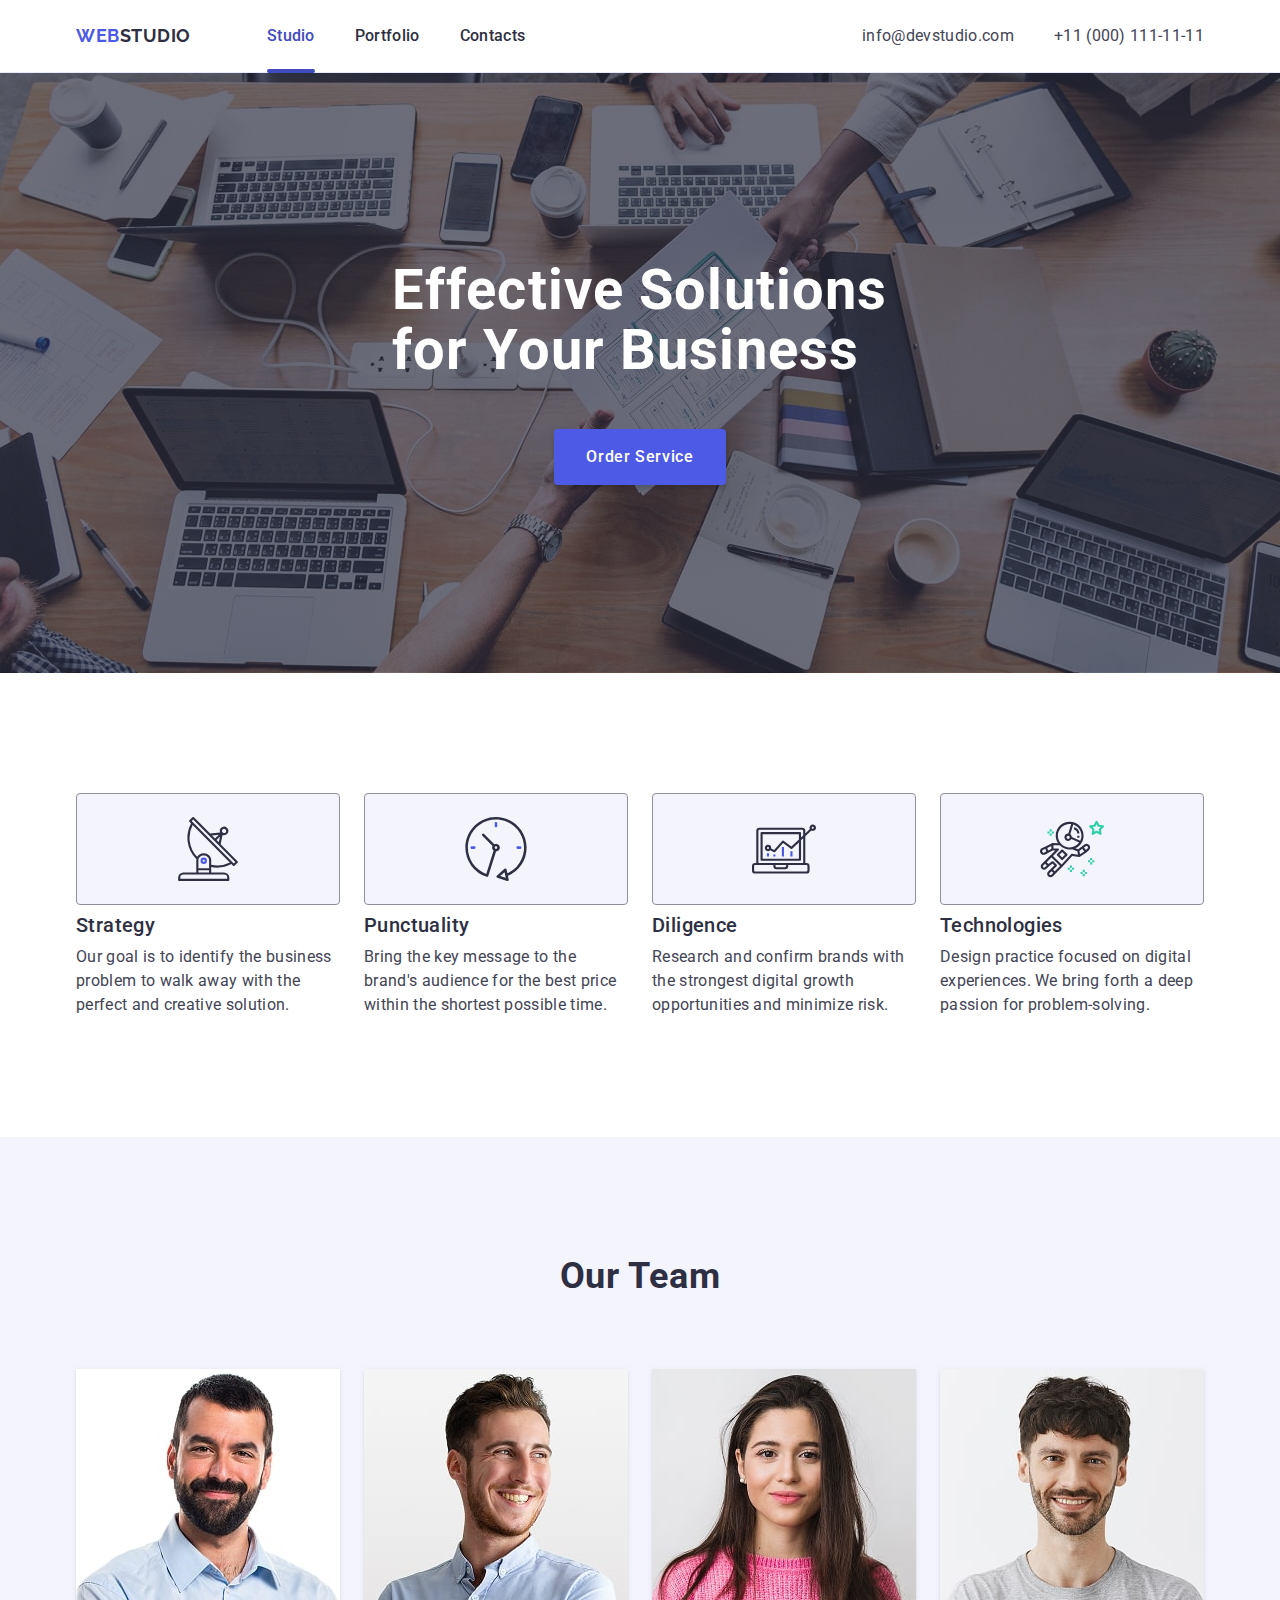
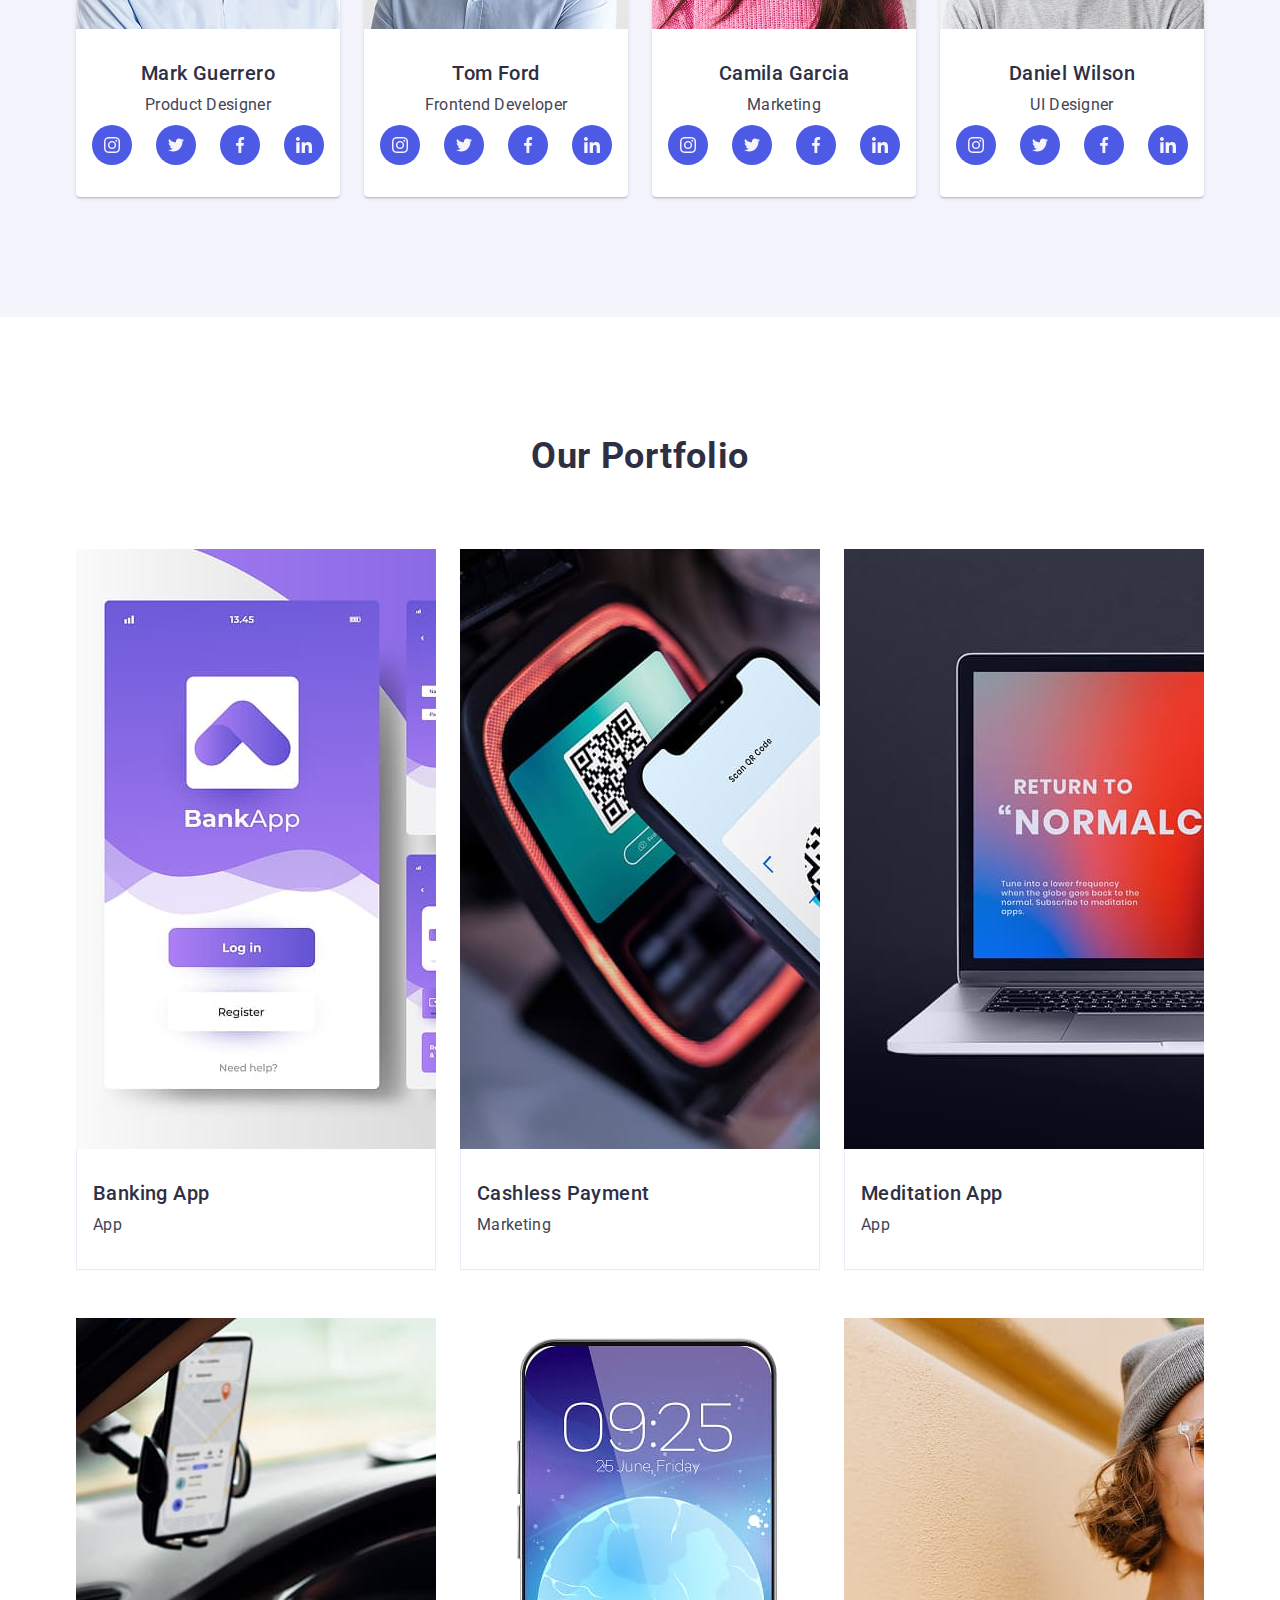
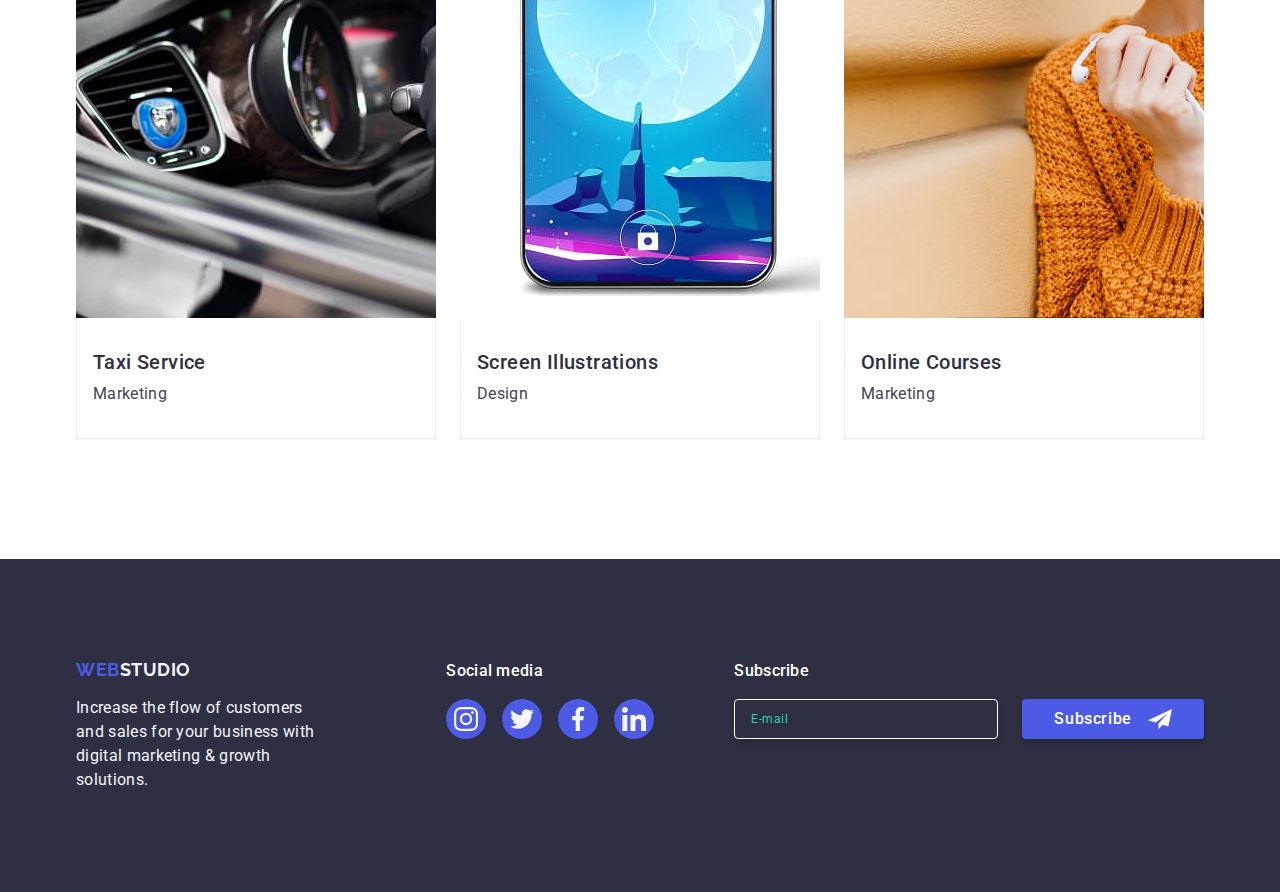
<file: index.html>
<!DOCTYPE html>
<html lang="en">
  <head>
    <meta charset="UTF-8" />
    <meta name="viewport" content="width=device-width, initial-scale=1.0" />
    <title>Web Studio</title>
    <link
      rel="stylesheet"
      href="https://cdnjs.cloudflare.com/ajax/libs/modern-normalize/3.0.1/modern-normalize.min.css"
    />
    <link rel="preconnect" href="https://fonts.googleapis.com" />
    <link rel="preconnect" href="https://fonts.gstatic.com" crossorigin />
    <link
      href="https://fonts.googleapis.com/css2?family=Raleway:wght@700&family=Roboto:wght@400;500;700&display=swap"
      rel="stylesheet"
    />
    <link rel="stylesheet" href="./css/styles.css" />
    <link rel="stylesheet" href="./css/tablet.css" />
    <link rel="stylesheet" href="./css/desktop.css" />
    <link
      rel="stylesheet"
      href="https://cdnjs.cloudflare.com/ajax/libs/animate.css/4.1.1/animate.min.css"
    />
  </head>
  <body>
    <header class="header">
      <div class="container header-wrapper">
        <nav class="header-nav">
          <a class="logo header-logo" href="./index.html"
            >Web<span class="logo-studio">Studio</span></a
          >
          <ul class="nav-list">
            <li class="nav-item">
              <a class="nav-link current" href="./index.html">Studio</a>
            </li>
            <li class="nav-item">
              <a class="nav-link" href="./portfolio.html">Portfolio</a>
            </li>
            <li class="nav-item"><a class="nav-link" href="">Contacts</a></li>
          </ul>
        </nav>
        <address class="address">
          <ul class="address-list">
            <li class="address-item">
              <a class="address-link" href="mailto:info@devstudio.com"
                >info@devstudio.com</a
              >
            </li>
            <li class="address-item">
              <a class="address-link" href="tel:+110001111111"
                >+11 (000) 111-11-11</a
              >
            </li>
          </ul>
        </address>
        <button type="button" class="burger-btn" data-menu-open>
          <svg class="burger-icon" width="24" height="24">
            <use href="./images/icons.svg#icon-burger-icon"></use>
          </svg>
        </button>
      </div>

      <div class="mobile-menu" data-menu>
        <div class="container mobile-menu-container">
          <button type="button" class="mobile-menu-close" data-menu-close>
            <svg class="icon-close" width="8" height="8">
              <use href="./images/icons.svg#icon-close-black"></use>
            </svg>
          </button>

          <nav class="mobile-menu-nav">
            <ul class="mobile-menu-nav-list">
              <li class="mobile-menu-nav-item">
                <a
                  class="section-title mobile-menu-nav-link studio"
                  href="./index.html"
                  >Studio</a
                >
              </li>
              <li class="mobile-menu-nav-item">
                <a class="section-title mobile-menu-nav-link" href=""
                  >Portfolio</a
                >
              </li>
              <li class="mobile-menu-nav-item">
                <a class="section-title mobile-menu-nav-link" href=""
                  >Contacts</a
                >
              </li>
            </ul>
          </nav>
          <div>
            <address class="mobile-menu-address">
              <ul class="mobile-menu-address-list">
                <li class="mobile-menu-address-item">
                  <a
                    class="section-subtitle mobile-menu-address-link email"
                    href="mailto:info@devstudio.com"
                    >info@devstudio.com</a
                  >
                </li>
                <li class="mobile-menu-address-item">
                  <a
                    class="section-subtitle mobile-menu-address-link"
                    href="tel:+110001111111"
                    >+11 (000) 111-11-11</a
                  >
                </li>
              </ul>
            </address>
            <ul class="social-list-icons">
              <li class="social-item-icons">
                <a
                  class="social-link section-icons"
                  href="https://www.instagram.com/"
                  target="_blank"
                  rel="noopener noreferrer"
                  ><svg class="social-icons" width="24" height="24">
                    <use href="./images/icons.svg#icon-instagram"></use></svg
                ></a>
              </li>
              <li class="social-item-icons">
                <a
                  class="social-link section-icons"
                  href="https://x.com/home"
                  target="_blank"
                  rel="noopener noreferrer"
                  ><svg class="social-icons" width="24" height="24">
                    <use href="./images/icons.svg#icon-twitter"></use></svg
                ></a>
              </li>
              <li class="social-item-icons">
                <a
                  class="social-link section-icons"
                  href="https://uk-ua.facebook.com/"
                  target="_blank"
                  rel="noopener noreferrer"
                  ><svg class="social-icons" width="24" height="24">
                    <use href="./images/icons.svg#icon-facebook"></use></svg
                ></a>
              </li>
              <li class="social-item-icons">
                <a
                  class="social-link section-icons"
                  href="https://www.linkedin.com/in/serhii-kutovyi/"
                  target="_blank"
                  rel="noopener noreferrer"
                  ><svg class="social-icons" width="24" height="24">
                    <use href="./images/icons.svg#icon-linkedin"></use></svg
                ></a>
              </li>
            </ul>
          </div>
        </div>
      </div>
    </header>
    <main>
      <section class="hero">
        <div class="container">
          <h1 class="hero-title animate__animated animate__fadeInDownBig">
            Effective Solutions for Your Business
          </h1>
          <button
            class="section-button hero-btn animate__animated animate__bounceInRight"
            type="button"
            data-modal-open
          >
            Order Service
          </button>
        </div>
      </section>

      <section class="section operating">
        <div class="container">
          <h2 class="visually-hidden">Operating principles</h2>
          <ul class="operating-list">
            <li class="operating-item">
              <div class="operating-wrapper-icons">
                <svg class="operating-icons" width="64" height="64">
                  <use href="./images/icons.svg#icon-antenna"></use>
                </svg>
              </div>
              <h3 class="operating-subtitle section-subtitle">Strategy</h3>
              <p class="operating-text section-text">
                Our goal is to identify the business problem to walk away with
                the perfect and creative solution.
              </p>
            </li>
            <li class="operating-item">
              <div class="operating-wrapper-icons">
                <svg class="operating-icons" width="64" height="64">
                  <use href="./images/icons.svg#icon-clock"></use>
                </svg>
              </div>
              <h3 class="section-subtitle operating-subtitle">Punctuality</h3>
              <p class="section-text operating-text">
                Bring the key message to the brand's audience for the best price
                within the shortest possible time.
              </p>
            </li>
            <li class="operating-item">
              <div class="operating-wrapper-icons">
                <svg class="operating-icons" width="64" height="64">
                  <use href="./images/icons.svg#icon-diagram"></use>
                </svg>
              </div>
              <h3 class="section-subtitle operating-subtitle">Diligence</h3>
              <p class="section-text operating-text">
                Research and confirm brands with the strongest digital growth
                opportunities and minimize risk.
              </p>
            </li>
            <li class="operating-item">
              <div class="operating-wrapper-icons astronauts">
                <svg class="operating-icons" width="64" height="64">
                  <use href="./images/icons.svg#icon-astronauts"></use>
                </svg>
              </div>
              <h3 class="section-subtitle operating-subtitle">Technologies</h3>
              <p class="section-text operating-text">
                Design practice focused on digital experiences. We bring forth a
                deep passion for problem-solving.
              </p>
            </li>
          </ul>
        </div>
      </section>

      <section class="section team">
        <div class="container">
          <h2 class="team-title section-title">Our Team</h2>
          <ul class="team-list">
            <li class="team-item">
              <img
                class="team-img"
                src="./images/photo/photo-1.jpg"
                srcset="
                  ./images/photo/photo-1.jpg   1x,
                  ./images/photo/photo@2-1.jpg 2x
                "
                alt="Mark Guerrero"
                width="264"
                height="260"
              />

              <div class="team-item-box">
                <h3 class="team-subtitle section-subtitle">Mark Guerrero</h3>
                <p class="team-text section-text">Product Designer</p>
                <ul class="team-list-icons">
                  <li class="team-item-icons">
                    <a
                      class="team-link section-icons"
                      href="https://www.instagram.com/"
                      target="_blank"
                      rel="noopener noreferrer"
                      ><svg class="team-icons" width="16" height="16">
                        <use
                          href="./images/icons.svg#icon-instagram"
                        ></use></svg
                    ></a>
                  </li>
                  <li class="team-item-icons">
                    <a
                      class="team-link section-icons"
                      href="https://x.com/home"
                      target="_blank"
                      rel="noopener noreferrer"
                      ><svg class="team-icons" width="16" height="16">
                        <use href="./images/icons.svg#icon-twitter"></use></svg
                    ></a>
                  </li>
                  <li class="team-item-icons">
                    <a
                      class="team-link section-icons"
                      href="https://uk-ua.facebook.com/"
                      target="_blank"
                      rel="noopener noreferrer"
                      ><svg class="team-icons" width="16" height="16">
                        <use href="./images/icons.svg#icon-facebook"></use></svg
                    ></a>
                  </li>
                  <li class="team-item-icons">
                    <a
                      class="team-link section-icons"
                      href="https://www.linkedin.com/in/serhii-kutovyi/"
                      target="_blank"
                      rel="noopener noreferrer"
                      ><svg class="team-icons" width="16" height="16">
                        <use href="./images/icons.svg#icon-linkedin"></use></svg
                    ></a>
                  </li>
                </ul>
              </div>
            </li>
            <li class="team-item">
              <img
                class="team-img"
                src="./images/photo/photo-2.jpg "
                srcset="
                  ./images/photo/photo-2.jpg   1x,
                  ./images/photo/photo@2-2.jpg 2x
                "
                alt="Tom Ford"
                width="264"
                height="260"
              />
              <div class="team-item-box">
                <h3 class="team-subtitle section-subtitle">Tom Ford</h3>
                <p class="team-text section-text">Frontend Developer</p>
                <ul class="team-list-icons">
                  <li class="team-item-icons">
                    <a
                      class="team-link section-icons"
                      href="https://www.instagram.com/"
                      target="_blank"
                      rel="noopener noreferrer"
                      ><svg class="team-icons" width="16" height="16">
                        <use
                          href="./images/icons.svg#icon-instagram"
                        ></use></svg
                    ></a>
                  </li>
                  <li class="team-item-icons">
                    <a
                      class="team-link section-icons"
                      href="https://x.com/home"
                      target="_blank"
                      rel="noopener noreferrer"
                      ><svg class="team-icons" width="16" height="16">
                        <use href="./images/icons.svg#icon-twitter"></use></svg
                    ></a>
                  </li>
                  <li class="team-item-icons">
                    <a
                      class="team-link section-icons"
                      href="https://uk-ua.facebook.com/"
                      target="_blank"
                      rel="noopener noreferrer"
                      ><svg class="team-icons" width="16" height="16">
                        <use href="./images/icons.svg#icon-facebook"></use></svg
                    ></a>
                  </li>
                  <li class="team-item-icons">
                    <a
                      class="team-link section-icons"
                      href="https://www.linkedin.com/in/serhii-kutovyi/"
                      target="_blank"
                      rel="noopener noreferrer"
                      ><svg class="team-icons" width="16" height="16">
                        <use href="./images/icons.svg#icon-linkedin"></use></svg
                    ></a>
                  </li>
                </ul>
              </div>
            </li>
            <li class="team-item">
              <img
                class="team-img"
                src="./images/photo/photo-3.jpg"
                srcset="
                  ./images/photo/photo-3.jpg   1x,
                  ./images/photo/photo@2-3.jpg 2x
                "
                alt="Camila Garcia"
                width="264"
                height="260"
              />
              <div class="team-item-box">
                <h3 class="team-subtitle section-subtitle">Camila Garcia</h3>
                <p class="team-text section-text">Marketing</p>
                <ul class="team-list-icons">
                  <li class="team-item-icons">
                    <a
                      class="team-link section-icons"
                      href="https://www.instagram.com/"
                      target="_blank"
                      rel="noopener noreferrer"
                      ><svg class="team-icons" width="16" height="16">
                        <use
                          href="./images/icons.svg#icon-instagram"
                        ></use></svg
                    ></a>
                  </li>
                  <li class="team-item-icons">
                    <a
                      class="team-link section-icons"
                      href="https://x.com/home"
                      target="_blank"
                      rel="noopener noreferrer"
                      ><svg class="team-icons" width="16" height="16">
                        <use href="./images/icons.svg#icon-twitter"></use></svg
                    ></a>
                  </li>
                  <li class="team-item-icons">
                    <a
                      class="team-link section-icons"
                      href="https://uk-ua.facebook.com/"
                      target="_blank"
                      rel="noopener noreferrer"
                      ><svg class="team-icons" width="16" height="16">
                        <use href="./images/icons.svg#icon-facebook"></use></svg
                    ></a>
                  </li>
                  <li class="team-item-icons">
                    <a
                      class="team-link section-icons"
                      href="https://www.linkedin.com/in/serhii-kutovyi/"
                      target="_blank"
                      rel="noopener noreferrer"
                      ><svg class="team-icons" width="16" height="16">
                        <use href="./images/icons.svg#icon-linkedin"></use></svg
                    ></a>
                  </li>
                </ul>
              </div>
            </li>
            <li class="team-item">
              <img
                class="team-img"
                src="./images/photo/photo-4.jpg"
                srcset="
                  ./images/photo/photo-4.jpg   1x,
                  ./images/photo/photo@2-4.jpg 2x
                "
                alt="Daniel Wilson"
                width="264"
                height="260"
              />
              <div class="team-item-box">
                <h3 class="team-subtitle section-subtitle">Daniel Wilson</h3>
                <p class="team-text section-text">UI Designer</p>
                <ul class="team-list-icons">
                  <li class="team-item-icons">
                    <a
                      class="team-link section-icons"
                      href="https://www.instagram.com/"
                      target="_blank"
                      rel="noopener noreferrer"
                      ><svg class="team-icons" width="16" height="16">
                        <use
                          href="./images/icons.svg#icon-instagram"
                        ></use></svg
                    ></a>
                  </li>
                  <li class="team-item-icons">
                    <a
                      class="team-link section-icons"
                      href="https://x.com/home"
                      target="_blank"
                      rel="noopener noreferrer"
                      ><svg class="team-icons" width="16" height="16">
                        <use href="./images/icons.svg#icon-twitter"></use></svg
                    ></a>
                  </li>
                  <li class="team-item-icons">
                    <a
                      class="team-link section-icons"
                      href="https://uk-ua.facebook.com/"
                      target="_blank"
                      rel="noopener noreferrer"
                      ><svg class="team-icons" width="16" height="16">
                        <use href="./images/icons.svg#icon-facebook"></use></svg
                    ></a>
                  </li>
                  <li class="team-item-icons">
                    <a
                      class="team-link section-icons"
                      href="https://www.linkedin.com/in/serhii-kutovyi/"
                      target="_blank"
                      rel="noopener noreferrer"
                      ><svg class="team-icons" width="16" height="16">
                        <use href="./images/icons.svg#icon-linkedin"></use></svg
                    ></a>
                  </li>
                </ul>
              </div>
            </li>
          </ul>
        </div>
      </section>

      <section class="section portfolio">
        <div class="container">
          <h2 class="portfolio-title section-title">Our Portfolio</h2>
          <ul class="portfolio-list">
            <li class="portfolio-item">
              <div class="hover-text">
                <picture>
                  <source
                    media="(min-width: 1158px)"
                    srcset="
                      ./images/img-desk/img-desk-1.jpg   1x,
                      ./images/img-desk/img@2-desk-1.jpg 2x
                    "
                  />

                  <source
                    media="(min-width: 768px)"
                    srcset="
                      ./images/img-tab/img-tab-1.jpg   1x,
                      ./images/img-tab/img@2-tab-1.jpg 2x
                    "
                  />

                  <source
                    media="(max-width: 767px)"
                    srcset="
                      ./images/img-mob/img-mob-1.jpg   1x,
                      ./images/img-mob/img@2-mob-1.jpg 2x
                    "
                  />

                  <img
                    class="portfolio-img"
                    src="./images/img-desk/img-desk-1.jpg"
                    alt="Banking App"
                  />
                </picture>
                <p class="section-text portfolio-hover-text">
                  14 Stylish and User-Friendly App Design Concepts · Task
                  Manager App · Calorie Tracker App · Exotic Fruit Ecommerce App
                  · Cloud Storage App
                </p>
              </div>
              <div class="portfolio-item-box">
                <h3 class="portfolio-subtitle section-subtitle">Banking App</h3>
                <p class="portfolio-text section-text">App</p>
              </div>
            </li>
            <li class="portfolio-item">
              <div class="hover-text">
                <picture>
                  <source
                    media="(min-width: 1158px)"
                    srcset="
                      ./images/img-desk/img-desk-2.jpg   1x,
                      ./images/img-desk/img@2-desk-2.jpg 2x
                    "
                  />

                  <source
                    media="(min-width: 768px)"
                    srcset="
                      ./images/img-tab/img-tab-2.jpg   1x,
                      ./images/img-tab/img@2-tab-2.jpg 2x
                    "
                  />

                  <source
                    media="(max-width: 767px)"
                    srcset="
                      ./images/img-mob/img-mob-2.jpg   1x,
                      ./images/img-mob/img@2-mob-2.jpg 2x
                    "
                  />

                  <img
                    class="portfolio-img"
                    src="./images/img-desk/img-desk-2.jpg"
                    alt="Cashless Payment"
                  />
                </picture>

                <p class="section-text portfolio-hover-text">
                  14 Stylish and User-Friendly App Design Concepts · Task
                  Manager App · Calorie Tracker App · Exotic Fruit Ecommerce App
                  · Cloud Storage App
                </p>
              </div>
              <div class="portfolio-item-box">
                <h3 class="portfolio-subtitle section-subtitle">
                  Cashless Payment
                </h3>
                <p class="portfolio-text section-text">Marketing</p>
              </div>
            </li>
            <li class="portfolio-item">
              <div class="hover-text">
                <picture>
                  <source
                    media="(min-width: 1158px)"
                    srcset="
                      ./images/img-desk/img-desk-3.jpg   1x,
                      ./images/img-desk/img@2-desk-3.jpg 2x
                    "
                  />

                  <source
                    media="(min-width: 768px)"
                    srcset="
                      ./images/img-tab/img-tab-3.jpg   1x,
                      ./images/img-tab/img@2-tab-3.jpg 2x
                    "
                  />

                  <source
                    media="(max-width: 767px)"
                    srcset="
                      ./images/img-mob/img-mob-3.jpg   1x,
                      ./images/img-mob/img@2-mob-3.jpg 2x
                    "
                  />

                  <img
                    class="portfolio-img"
                    src="./images/img-desk/img-desk-3.jpg"
                    alt="Meditation App"
                  />
                </picture>

                <p class="section-text portfolio-hover-text">
                  14 Stylish and User-Friendly App Design Concepts · Task
                  Manager App · Calorie Tracker App · Exotic Fruit Ecommerce App
                  · Cloud Storage App
                </p>
              </div>
              <div class="portfolio-item-box">
                <h3 class="portfolio-subtitle section-subtitle">
                  Meditation App
                </h3>
                <p class="portfolio-text section-text">App</p>
              </div>
            </li>
            <li class="portfolio-item">
              <div class="hover-text">
                <picture>
                  <source
                    media="(min-width: 1158px)"
                    srcset="
                      ./images/img-desk/img-desk-4.jpg   1x,
                      ./images/img-desk/img@2-desk-4.jpg 2x
                    "
                  />

                  <source
                    media="(min-width: 768px)"
                    srcset="
                      ./images/img-tab/img-tab-4.jpg   1x,
                      ./images/img-tab/img@2-tab-4.jpg 2x
                    "
                  />

                  <source
                    media="(max-width: 767px)"
                    srcset="
                      ./images/img-mob/img-mob-4.jpg   1x,
                      ./images/img-mob/img@2-mob-4.jpg 2x
                    "
                  />

                  <img
                    class="portfolio-img"
                    src="./images/img-desk/img-desk-4.jpg"
                    alt="Taxi Service"
                  />
                </picture>

                <p class="section-text portfolio-hover-text">
                  14 Stylish and User-Friendly App Design Concepts · Task
                  Manager App · Calorie Tracker App · Exotic Fruit Ecommerce App
                  · Cloud Storage App
                </p>
              </div>
              <div class="portfolio-item-box">
                <h3 class="portfolio-subtitle section-subtitle">
                  Taxi Service
                </h3>
                <p class="portfolio-text section-text">Marketing</p>
              </div>
            </li>
            <li class="portfolio-item">
              <div class="hover-text">
                <picture>
                  <source
                    media="(min-width: 1158px)"
                    srcset="
                      ./images/img-desk/img-desk-5.jpg   1x,
                      ./images/img-desk/img@2-desk-5.jpg 2x
                    "
                  />

                  <source
                    media="(min-width: 768px)"
                    srcset="
                      ./images/img-tab/img-tab-5.jpg   1x,
                      ./images/img-tab/img@2-tab-5.jpg 2x
                    "
                  />

                  <source
                    media="(max-width: 767px)"
                    srcset="
                      ./images/img-mob/img-mob-5.jpg   1x,
                      ./images/img-mob/img@2-mob-5.jpg 2x
                    "
                  />

                  <img
                    class="portfolio-img"
                    src="./images/img-desk/img-desk-5.jpg"
                    alt="Screen Illustrations"
                  />
                </picture>

                <p class="section-text portfolio-hover-text">
                  14 Stylish and User-Friendly App Design Concepts · Task
                  Manager App · Calorie Tracker App · Exotic Fruit Ecommerce App
                  · Cloud Storage App
                </p>
              </div>
              <div class="portfolio-item-box">
                <h3 class="portfolio-subtitle section-subtitle">
                  Screen Illustrations
                </h3>
                <p class="portfolio-text section-text">Design</p>
              </div>
            </li>
            <li class="portfolio-item">
              <div class="hover-text">
                <picture>
                  <source
                    media="(min-width: 1158px)"
                    srcset="
                      ./images/img-desk/img-desk-6.jpg   1x,
                      ./images/img-desk/img@2-desk-6.jpg 2x
                    "
                  />

                  <source
                    media="(min-width: 768px)"
                    srcset="
                      ./images/img-tab/img-tab-6.jpg   1x,
                      ./images/img-tab/img@2-tab-6.jpg 2x
                    "
                  />

                  <source
                    media="(max-width: 767px)"
                    srcset="
                      ./images/img-mob/img-mob-6.jpg   1x,
                      ./images/img-mob/img@2-mob-6.jpg 2x
                    "
                  />

                  <img
                    class="portfolio-img"
                    src="./images/img-desk/img-desk-6.jpg"
                    alt="Online Courses"
                  />
                </picture>

                <p class="section-text portfolio-hover-text">
                  14 Stylish and User-Friendly App Design Concepts · Task
                  Manager App · Calorie Tracker App · Exotic Fruit Ecommerce App
                  · Cloud Storage App
                </p>
              </div>
              <div class="portfolio-item-box">
                <h3 class="portfolio-subtitle section-subtitle">
                  Online Courses
                </h3>
                <p class="portfolio-text section-text">Marketing</p>
              </div>
            </li>
          </ul>
        </div>
      </section>
    </main>

    <footer class="footer">
      <div class="container footer-wrapper">
        <div class="footer-logo-box">
          <a class="logo footer-logo" href="./index.html"
            >Web<span class="logo-studio">Studio</span></a
          >
          <p class="footer-text">
            Increase the flow of customers and sales for your business with
            digital marketing & growth solutions.
          </p>
        </div>
        <div class="footer-icons-box">
          <p class="section-text footer-icon-text">Social media</p>
          <ul class="footer-list-icons">
            <li class="footer-item-icons">
              <a
                class="footer-link section-icons"
                href="https://www.instagram.com/"
                target="_blank"
                rel="noopener noreferrer"
                ><svg class="footer-icons" width="24" height="24">
                  <use href="./images/icons.svg#icon-instagram"></use></svg
              ></a>
            </li>
            <li class="footer-item-icons">
              <a
                class="footer-link section-icons"
                href="https://x.com/home"
                target="_blank"
                rel="noopener noreferrer"
                ><svg class="footer-icons" width="24" height="24">
                  <use href="./images/icons.svg#icon-twitter"></use></svg
              ></a>
            </li>
            <li class="footer-item-icons">
              <a
                class="footer-link section-icons"
                href="https://uk-ua.facebook.com/"
                target="_blank"
                rel="noopener noreferrer"
                ><svg class="footer-icons" width="24" height="24">
                  <use href="./images/icons.svg#icon-facebook"></use></svg
              ></a>
            </li>
            <li class="footer-item-icons">
              <a
                class="footer-link section-icons"
                href="https://www.linkedin.com/in/serhii-kutovyi/"
                target="_blank"
                rel="noopener noreferrer"
                ><svg class="footer-icons" width="24" height="24">
                  <use href="./images/icons.svg#icon-linkedin"></use></svg
              ></a>
            </li>
          </ul>
        </div>
        <div class="footer-form-box">
          <p class="section-text footer-input-text">Subscribe</p>
          <form class="footer-form">
            <label class="footer-label" for="footer-input"
              ><input
                class="section-input footer-input"
                type="email"
                name="footer-input"
                id="footer-input"
                placeholder="E-mail"
            /></label>
            <button type="submit" class="section-button footer-form-btn">
              Subscribe
              <svg class="footer-submit-icon" width="24" height="24">
                <use href="./images/icons.svg#icon-Frame"></use>
              </svg>
            </button>
          </form>
        </div>
      </div>
    </footer>

    <div class="backdrop" data-modal>
      <div class="modal">
        <button type="button" class="modal-close-btn" data-modal-close>
          <svg class="icon-close" width="8" height="8">
            <use href="./images/icons.svg#icon-close-black"></use>
          </svg>
        </button>

        <p class="section-text modal-title">
          Leave your contacts and we will call you back
        </p>

        <form class="modal-form">
          <div class="modal-input-box">
            <label for="user-name" class="modal-label">Name</label>
            <div class="input-wrapper">
              <input
                class="section-input modal-input"
                type="text"
                name="user-name"
                id="user-name"
                required
              />
              <svg class="modal-icon" width="18" height="24">
                <use href="./images/icons.svg#icon-person-black"></use>
              </svg>
            </div>
          </div>

          <div class="modal-input-box">
            <label for="phone" class="modal-label">Phone</label>
            <div class="input-wrapper">
              <input
                class="section-input modal-input"
                type="tel"
                name="phone"
                id="phone"
                required
              />
              <svg class="modal-icon" width="18" height="24">
                <use href="./images/icons.svg#icon-phone-black"></use>
              </svg>
            </div>
          </div>

          <div class="modal-input-box">
            <label for="mail" class="modal-label">Email</label>
            <div class="input-wrapper">
              <input
                class="section-input modal-input"
                type="email"
                name="mail"
                id="mail"
                required
              />
              <svg class="modal-icon" width="18" height="24">
                <use href="./images/icons.svg#icon-email-black"></use>
              </svg>
            </div>
          </div>

          <div class="comment-wrapper">
            <label for="user-comment" class="modal-label">Comment</label>
            <textarea
              class="section-input textarea-comment"
              name="user-comment"
              id="user-comment"
              placeholder="Text input"
            ></textarea>
          </div>

          <div class="checkbox-wrapper">
            <input
              class="modal-check visually-hidden"
              type="checkbox"
              name="user-privacy"
              id="user-privacy"
              value="true"
            />
            <label for="user-privacy" class="label-check"
              ><span class="check-custom">
                <svg class="checkbox-icon" width="10" height="8">
                  <use href="./images/icons.svg#icon-Vector"></use></svg
              ></span>
              <span class="span-wrapper">
                I accept the terms and conditions of the&nbsp;
                <a class="check-link" href="">Privacy Policy</a>
              </span>
            </label>
          </div>

          <button type="submit" class="section-button form-send-btn">
            Send
          </button>
        </form>
      </div>
    </div>
    <script src="./js/modal.js"></script>
    <script src="./js/menu.js"></script>
  </body>
</html>
</file>
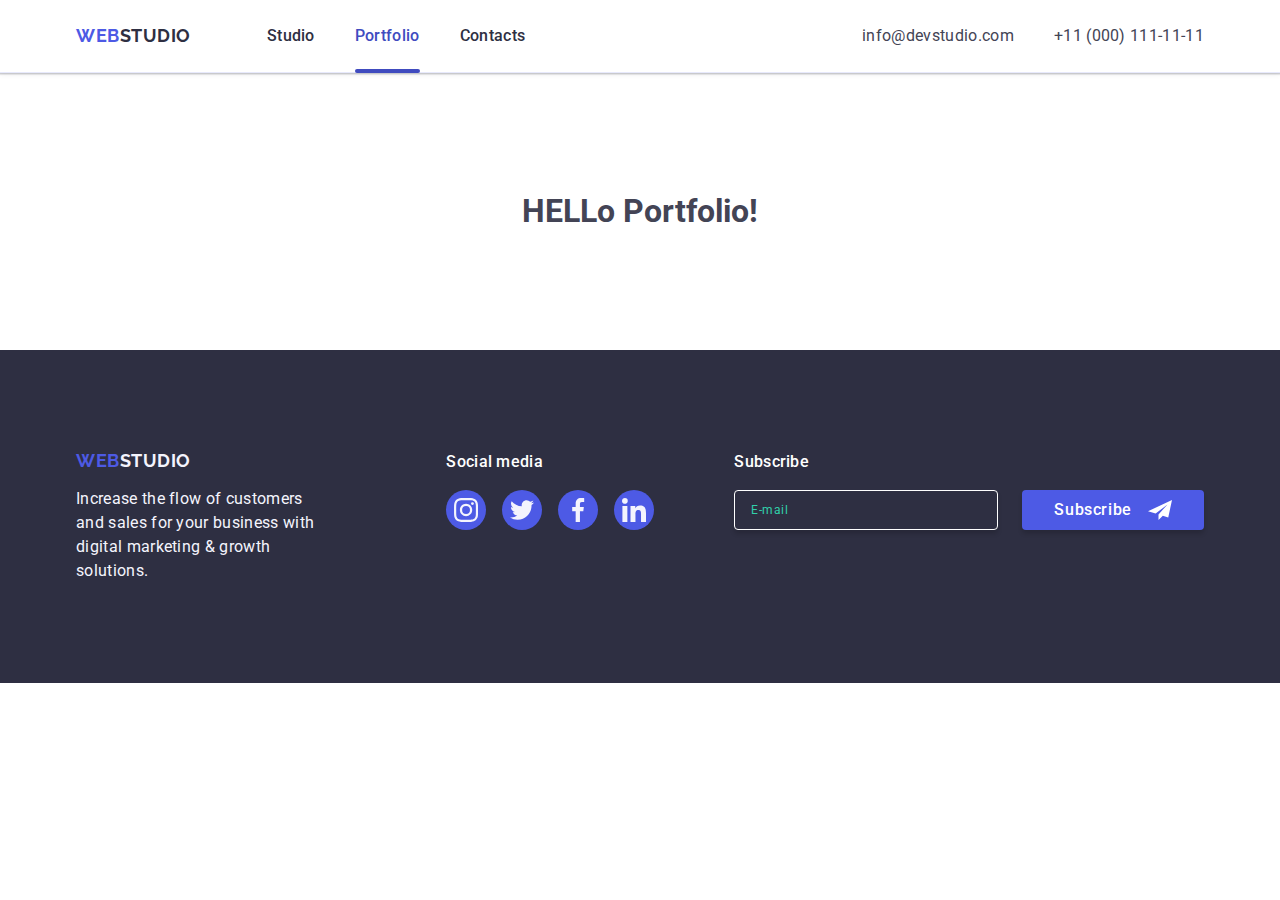
<file: portfolio.html>
<!DOCTYPE html>
<html lang="en">
  <head>
    <meta charset="UTF-8" />
    <meta name="viewport" content="width=device-width, initial-scale=1.0" />
    <title>Web Studio</title>
    <link
      rel="stylesheet"
      href="https://cdnjs.cloudflare.com/ajax/libs/modern-normalize/3.0.1/modern-normalize.min.css"
    />
    <link rel="preconnect" href="https://fonts.googleapis.com" />
    <link rel="preconnect" href="https://fonts.gstatic.com" crossorigin />
    <link
      href="https://fonts.googleapis.com/css2?family=Raleway:wght@700&family=Roboto:wght@400;500;700&display=swap"
      rel="stylesheet"
    />
    <link rel="stylesheet" href="./css/styles.css" />
    <link rel="stylesheet" href="./css/tablet.css" />
    <link rel="stylesheet" href="./css/desktop.css" />
    <link rel="stylesheet" href="./css/portfolio.css" />
    <link
      rel="stylesheet"
      href="https://cdnjs.cloudflare.com/ajax/libs/animate.css/4.1.1/animate.min.css"
    />
  </head>
  <body>
    <header class="header">
      <div class="container header-wrapper">
        <nav class="header-nav">
          <a class="logo header-logo" href="./index.html"
            >Web<span class="logo-studio">Studio</span></a
          >
          <ul class="nav-list">
            <li class="nav-item">
              <a class="nav-link" href="./index.html">Studio</a>
            </li>
            <li class="nav-item">
              <a class="nav-link current" href="./portfolio.html">Portfolio</a>
            </li>
            <li class="nav-item"><a class="nav-link" href="">Contacts</a></li>
          </ul>
        </nav>
        <address class="address">
          <ul class="address-list">
            <li class="address-item">
              <a class="address-link" href="mailto:info@devstudio.com"
                >info@devstudio.com</a
              >
            </li>
            <li class="address-item">
              <a class="address-link" href="tel:+110001111111"
                >+11 (000) 111-11-11</a
              >
            </li>
          </ul>
        </address>
        <button type="button" class="burger-btn" data-menu-open>
          <svg class="burger-icon" width="24" height="24">
            <use href="./images/icons.svg#icon-burger-icon"></use>
          </svg>
        </button>
      </div>

      <div class="mobile-menu" data-menu>
        <div class="container mobile-menu-container">
          <button type="button" class="mobile-menu-close" data-menu-close>
            <svg class="icon-close" width="8" height="8">
              <use href="./images/icons.svg#icon-close-black"></use>
            </svg>
          </button>

          <nav class="mobile-menu-nav">
            <ul class="mobile-menu-nav-list">
              <li class="mobile-menu-nav-item">
                <a
                  class="section-title mobile-menu-nav-link studio"
                  href="./index.html"
                  >Studio</a
                >
              </li>
              <li class="mobile-menu-nav-item">
                <a class="section-title mobile-menu-nav-link" href=""
                  >Portfolio</a
                >
              </li>
              <li class="mobile-menu-nav-item">
                <a class="section-title mobile-menu-nav-link" href=""
                  >Contacts</a
                >
              </li>
            </ul>
          </nav>
          <div>
            <address class="mobile-menu-address">
              <ul class="mobile-menu-address-list">
                <li class="mobile-menu-address-item">
                  <a
                    class="section-subtitle mobile-menu-address-link email"
                    href="mailto:info@devstudio.com"
                    >info@devstudio.com</a
                  >
                </li>
                <li class="mobile-menu-address-item">
                  <a
                    class="section-subtitle mobile-menu-address-link"
                    href="tel:+110001111111"
                    >+11 (000) 111-11-11</a
                  >
                </li>
              </ul>
            </address>
            <ul class="social-list-icons">
              <li class="social-item-icons">
                <a
                  class="social-link section-icons"
                  href="https://www.instagram.com/"
                  target="_blank"
                  rel="noopener noreferrer"
                  ><svg class="social-icons" width="24" height="24">
                    <use href="./images/icons.svg#icon-instagram"></use></svg
                ></a>
              </li>
              <li class="social-item-icons">
                <a
                  class="social-link section-icons"
                  href="https://x.com/home"
                  target="_blank"
                  rel="noopener noreferrer"
                  ><svg class="social-icons" width="24" height="24">
                    <use href="./images/icons.svg#icon-twitter"></use></svg
                ></a>
              </li>
              <li class="social-item-icons">
                <a
                  class="social-link section-icons"
                  href="https://uk-ua.facebook.com/"
                  target="_blank"
                  rel="noopener noreferrer"
                  ><svg class="social-icons" width="24" height="24">
                    <use href="./images/icons.svg#icon-facebook"></use></svg
                ></a>
              </li>
              <li class="social-item-icons">
                <a
                  class="social-link section-icons"
                  href="https://www.linkedin.com/in/serhii-kutovyi/"
                  target="_blank"
                  rel="noopener noreferrer"
                  ><svg class="social-icons" width="24" height="24">
                    <use href="./images/icons.svg#icon-linkedin"></use></svg
                ></a>
              </li>
            </ul>
          </div>
        </div>
      </div>
    </header>
    <main>
      <section class="section portfolio">
        <div class="container">
          <h1 class="port-title animate__animated animate__fadeInDownBig">
            HELLo Portfolio!
          </h1>
        </div>
      </section>
    </main>
    <footer class="footer">
      <div class="container footer-wrapper">
        <div class="footer-logo-box">
          <a class="logo footer-logo" href="./index.html"
            >Web<span class="logo-studio">Studio</span></a
          >
          <p class="footer-text">
            Increase the flow of customers and sales for your business with
            digital marketing & growth solutions.
          </p>
        </div>
        <div class="footer-icons-box">
          <p class="section-text footer-icon-text">Social media</p>
          <ul class="footer-list-icons">
            <li class="footer-item-icons">
              <a
                class="footer-link section-icons"
                href="https://www.instagram.com/"
                target="_blank"
                rel="noopener noreferrer"
                ><svg class="footer-icons" width="24" height="24">
                  <use href="./images/icons.svg#icon-instagram"></use></svg
              ></a>
            </li>
            <li class="footer-item-icons">
              <a
                class="footer-link section-icons"
                href="https://x.com/home"
                target="_blank"
                rel="noopener noreferrer"
                ><svg class="footer-icons" width="24" height="24">
                  <use href="./images/icons.svg#icon-twitter"></use></svg
              ></a>
            </li>
            <li class="footer-item-icons">
              <a
                class="footer-link section-icons"
                href="https://uk-ua.facebook.com/"
                target="_blank"
                rel="noopener noreferrer"
                ><svg class="footer-icons" width="24" height="24">
                  <use href="./images/icons.svg#icon-facebook"></use></svg
              ></a>
            </li>
            <li class="footer-item-icons">
              <a
                class="footer-link section-icons"
                href="https://www.linkedin.com/in/serhii-kutovyi/"
                target="_blank"
                rel="noopener noreferrer"
                ><svg class="footer-icons" width="24" height="24">
                  <use href="./images/icons.svg#icon-linkedin"></use></svg
              ></a>
            </li>
          </ul>
        </div>
        <div class="footer-form-box">
          <p class="section-text footer-input-text">Subscribe</p>
          <form class="footer-form">
            <label class="footer-label" for="footer-input"
              ><input
                class="section-input footer-input"
                type="email"
                name="footer-input"
                id="footer-input"
                placeholder="E-mail"
            /></label>
            <button type="submit" class="section-button footer-form-btn">
              Subscribe
              <svg class="footer-submit-icon" width="24" height="24">
                <use href="./images/icons.svg#icon-Frame"></use>
              </svg>
            </button>
          </form>
        </div>
      </div>
    </footer>
    <script src="./js/modal.js"></script>
    <script src="./js/menu.js"></script>
  </body>
</html>
</file>
<file: css/tablet.css>
/**==========================================   Header   === */

@media screen and (min-width: 768px) {
  .header-nav {
    display: flex;
    align-items: center;
  }

  .nav-list {
    display: flex;
    gap: 40px;
  }

  .header-logo {
    margin-right: 120px;
  }

  .burger-btn {
    display: none;
  }

  .nav-link {
    position: relative;
    display: block;

    padding-top: 24px;
    padding-bottom: 24px;

    font-weight: 500;
    font-size: 16px;
    line-height: 1.5;
    letter-spacing: 0.02em;

    transition-property: color;
    transition-duration: 250ms;
    transition-timing-function: cubic-bezier(0.4, 0, 0.2, 1);

    color: #2e2f42;
  }
  .nav-link:hover,
  .nav-link:focus {
    color: #404bbf;
  }

  .nav-link.current {
    color: #404bbf;
  }

  .nav-link::after {
    content: '';

    position: absolute;
    right: 0;
    bottom: -1px;

    opacity: 0;

    width: 100%;
    height: 4px;

    border-radius: 2px;

    transition-property: opacity;
    transition-duration: 250ms;
    transition-timing-function: cubic-bezier(0.4, 0, 0.2, 1);

    background-color: #404bbf;
  }

  .nav-link.current::after {
    opacity: 1;
  }

  .nav-link:hover::after,
  .nav-link:focus::after {
    opacity: 1;
    -webkit-animation: pulsing 2s infinite;
    animation: pulsing 2s infinite;
  }

  @-webkit-keyframes pulsing {
    0% {
      -webkit-transform: scale(0.5, 0.5);
      transform: scale(0.5, 0.5);
    }
    50% {
      -webkit-transform: scale(1, 1);
      transform: scale(1, 1);
    }
    100% {
      -webkit-transform: scale(0.5, 0.5);
      transform: scale(0.5, 0.5);
    }
  }

  @keyframes pulsing {
    0% {
      -webkit-transform: scale(0.5, 0.5);
      transform: scale(0.5, 0.5);
    }
    50% {
      -webkit-transform: scale(1, 1);
      transform: scale(1, 1);
    }
    100% {
      -webkit-transform: scale(0.5, 0.5);
      transform: scale(0.5, 0.5);
    }
  }

  .address {
    display: block;
    margin-left: auto;
    font-style: normal;
  }

  .address-list {
    display: flex;
    flex-direction: column;
    gap: 12px;
  }

  .address-link {
    display: block;

    font-size: 12px;
    line-height: 1.17;
    letter-spacing: 0.04em;

    transition-property: color;
    transition-duration: 250ms;
    transition-timing-function: cubic-bezier(0.4, 0, 0.2, 1);

    color: #434455;
  }
  .address-link:hover,
  .address-link:focus {
    color: #404bbf;
  }

  .mobile-menu {
    display: none;
  }

  /**====================================   Section Hero   ===*/

  .hero {
    padding: 112px 0;

    background-image: linear-gradient(
        rgba(46, 47, 66, 0.7),
        rgba(46, 47, 66, 0.7)
      ),
      url(../images/background/dark-tab-bg.jpg);

    @media screen and (min-resolution: 2x) {
      & {
        background-image: linear-gradient(
            rgba(46, 47, 66, 0.7),
            rgba(46, 47, 66, 0.7)
          ),
          url(../images/background/dark-tab-bg@2x.jpg);
      }
    }
  }

  .hero-title {
    margin-bottom: 36px;

    max-width: 496px;

    font-size: 56px;
    line-height: 1.07;
    letter-spacing: 0.02em;

    color: #fff;
  }

  /** ===============================   Section Operating principles   ===*/

  .operating-list {
    display: flex;
    flex-wrap: wrap;
    column-gap: 24px;
    row-gap: 72px;
  }

  .operating-subtitle {
    text-align: left;
  }

  .operating-item {
    width: calc((100% - 24px * 1) / 2);
    margin-bottom: 0;
  }

  /**============================    Section Team   ===*/

  .team-list {
    column-gap: 24px;
    row-gap: 64px;
  }

  .team-item {
    width: calc((100% - 24px * 1) / 2);
  }

  /**====================================   Section Portfolio   ===*/

  .portfolio-list {
    column-gap: 24px;
    row-gap: 64px;
  }

  .portfolio-item {
    width: calc((100% - 24px) / 2);
  }

  .portfolio-img {
    height: 300px;
  }

  /**====================================   Footer   ===*/

  .footer-wrapper {
    justify-content: initial;
    column-gap: 24px;

    max-width: 584px;

    text-align: left;
  }

  .footer-text {
    max-width: 264px;
  }

  .footer-form-box {
    margin-left: 0;
  }

  .footer-form {
    display: flex;
    gap: 24px;
  }

  .footer-input {
    margin-bottom: 0px;

    min-width: 264px;
  }

  .footer-form-btn {
    margin: 0;
  }
}
</file>
<file: css/desktop.css>
/**==========================================   Header   === */

@media screen and (min-width: 1158px) {
  .header-logo {
    padding-top: 24px;
    padding-bottom: 24px;

    margin-right: 76px;
  }

  .address-list {
    flex-direction: row;
    gap: 40px;
  }

  .address-link {
    padding-top: 24px;
    padding-bottom: 24px;

    font-size: 16px;
    line-height: 1.5;
    letter-spacing: 0.02em;
  }

  /**====================================   Section Hero   ===*/

  .hero {
    padding: 188px 0;

    background-image: linear-gradient(
        rgba(46, 47, 66, 0.7),
        rgba(46, 47, 66, 0.7)
      ),
      url(../images/background/dark-desk-bg.jpg);

    @media screen and (min-resolution: 2x) {
      & {
        background-image: linear-gradient(
            rgba(46, 47, 66, 0.7),
            rgba(46, 47, 66, 0.7)
          ),
          url(../images/background/dark-desk-bg@2x.jpg);
      }
    }
  }

  .hero-title {
    margin-bottom: 48px;
  }

  /** ===============================   Section Operating principles   ===*/

  .operating-list {
    gap: 24px;
  }

  .operating-subtitle {
    font-weight: 500;
    font-size: 20px;
    line-height: 1.2;
    letter-spacing: 0.02em;
  }

  .operating-item {
    width: calc((100% - 24px * 3) / 4);
  }

  .operating-wrapper-icons {
    display: flex;
    align-items: center;
    justify-content: center;

    margin-bottom: 8px;

    width: 264px;
    height: 112px;

    border: 1px solid #8e8f99;
    border-radius: 4px;

    background-color: #f4f4fd;

    transition-property: transform background-color;
    transition-duration: 350ms;
    transition-timing-function: cubic-bezier(0.4, 0, 0.2, 1);

    &:hover,
    &:focus {
      transform: scale(1.1);
    }
  }

  .astronauts:hover {
    background-color: #252952;
  }

  /**===========================   Section Team   ===*/

  .team-list {
    gap: 24px;
  }

  .team-item {
    width: calc((100% - 24px * 3) / 4);
  }

  /**====================================   Section Portfolio   ===*/

  .portfolio-list {
    row-gap: 48px;
  }

  .portfolio-item {
    width: calc((100% - 24px * 2) / 3);

    transition: box-shadow var(--transition);

    &:hover,
    &:focus {
      box-shadow: 0 2px 1px 0 rgba(46, 47, 66, 0.08),
        0 1px 1px 0 rgba(46, 47, 66, 0.16), 0 1px 6px 0 rgba(46, 47, 66, 0.08);
    }
  }

  .portfolio-img {
    height: auto;
  }

  /**====================================   Footer   ===*/

  .footer {
    padding-top: 100px;
    padding-bottom: 100px;
  }

  .footer-wrapper {
    flex-wrap: nowrap;
    gap: 0px;
    align-items: baseline;
    max-width: 1158px;
  }

  .footer-logo-box {
    margin-right: 120px;
  }

  .footer-form-box {
    margin-left: 80px;

    min-width: auto;
  }
}
</file>
<file: css/portfolio.css>
.port-title {
  text-align: center;
}
</file>
<file: css/styles.css>
body {
  font-family: 'Roboto', sans-serif;

  color: #434455;
  background-color: #ffffff;
}

/*?============================================   RESET   ===  */

ul,
ol {
  margin: 0;
  padding: 0;
  list-style-type: none;
}

a {
  text-decoration: none;
}

h1,
h2,
h3,
h4,
h5,
h6,
p {
  margin: 0px;
}

input {
  font-family: inherit;
}

/*?============================================   COMMON   ===  */

.container {
  max-width: 1158px;
  padding-left: 15px;
  padding-right: 15px;
  margin: 0 auto;
}

.section {
  padding-top: 120px;
  padding-bottom: 120px;
}

.section-title {
  font-size: 36px;
  line-height: 1.11;
  letter-spacing: 0.02em;

  text-align: center;
  text-transform: capitalize;

  color: #2e2f42;
}

.section-subtitle {
  font-weight: 500;
  font-size: 20px;
  line-height: 1.2;
  letter-spacing: 0.02em;

  color: #2e2f42;
}

.section-text {
  font-size: 16px;
  line-height: 1.5;
  letter-spacing: 0.02em;
}

.section-icons {
  display: flex;
  justify-content: center;
  align-items: center;

  width: 40px;
  height: 40px;

  border-radius: 50%;

  transition-property: background-color;
  transition-duration: 250ms;
  transition-timing-function: cubic-bezier(0.4, 0, 0.2, 1);

  background-color: #4d5ae5;
}

.section-input {
  width: 100%;

  font-size: 12px;
  line-height: 1.17;
  letter-spacing: 0.04em;
  color: #868686;

  border: 1px solid rgba(46, 47, 66, 0.4);
  border-radius: 4px;
  background-color: transparent;
  outline: transparent;

  transition: border-color 250ms cubic-bezier(0.4, 0, 0.2, 1);
}

.section-button {
  display: block;

  padding: 16px 32px;

  min-width: 169px;
  height: 56px;

  font-weight: 500;
  font-size: 16px;
  line-height: 1.5;
  letter-spacing: 0.04em;

  cursor: pointer;

  border-radius: 4px;
  border: none;

  transition-property: background-color, color, border;
  transition-duration: 250ms;
  transition-timing-function: cubic-bezier(0.4, 0, 0.2, 1);

  box-shadow: 0 4px 4px 0 rgba(0, 0, 0, 0.15);

  color: #fff;
  background-color: #4d5ae5;
}
.hero-btn:hover,
.hero-btn:focus,
.form-send-btn:hover,
.form-send-btn:focus {
  background-color: #404bbf;
}

.logo {
  font-family: 'Raleway', sans-serif;
  font-weight: 700;
  font-size: 18px;
  line-height: 1.17;
  letter-spacing: 0.03em;

  text-transform: uppercase;

  color: #4d5ae5;
}

.visually-hidden {
  position: absolute;
  width: 1px;
  height: 1px;
  margin: -1px;
  border: 0;
  padding: 0;
  white-space: nowrap;
  clip-path: inset(100%);
  clip: rect(0 0 0 0);
  overflow: hidden;
}

/**==========================================   Header   === */

.header {
  border-bottom: 1px solid #e7e9fc;
  box-shadow: 0 1px 6px 0 rgba(46, 47, 66, 0.08),
    0 1px 1px 0 rgba(46, 47, 66, 0.16), 0 2px 1px 0 rgba(46, 47, 66, 0.08);
}

.header-wrapper {
  display: flex;
  align-items: center;
}

.header-nav {
  display: flex;
  align-items: center;
}

.nav-list {
  display: flex;
  gap: 40px;
}

.header-logo {
  padding-top: 24px;
  padding-bottom: 24px;

  margin-right: 76px;
}

.header-logo .logo-studio {
  color: #2e2f42;
}

.nav-link {
  position: relative;
  display: block;

  padding-top: 24px;
  padding-bottom: 24px;

  font-weight: 500;
  font-size: 16px;
  line-height: 1.5;
  letter-spacing: 0.02em;

  transition-property: color;
  transition-duration: 250ms;
  transition-timing-function: cubic-bezier(0.4, 0, 0.2, 1);

  color: #2e2f42;
}
.nav-link:hover,
.nav-link:focus {
  color: #404bbf;
}

.nav-link.current {
  color: #404bbf;
}

.nav-link::after {
  content: '';

  position: absolute;
  right: 0;
  bottom: -1px;

  opacity: 0;

  width: 100%;
  height: 4px;

  border-radius: 2px;

  transition-property: opacity;
  transition-duration: 250ms;
  transition-timing-function: cubic-bezier(0.4, 0, 0.2, 1);

  background-color: #404bbf;
}

.nav-link.current::after {
  opacity: 1;
}

.nav-link:hover::after,
.nav-link:focus::after {
  opacity: 1;
  -webkit-animation: pulsing 2s infinite;
  animation: pulsing 2s infinite;
}

@-webkit-keyframes pulsing {
  0% {
    -webkit-transform: scale(0.5, 0.5);
    transform: scale(0.5, 0.5);
  }
  50% {
    -webkit-transform: scale(1, 1);
    transform: scale(1, 1);
  }
  100% {
    -webkit-transform: scale(0.5, 0.5);
    transform: scale(0.5, 0.5);
  }
}

@keyframes pulsing {
  0% {
    -webkit-transform: scale(0.5, 0.5);
    transform: scale(0.5, 0.5);
  }
  50% {
    -webkit-transform: scale(1, 1);
    transform: scale(1, 1);
  }
  100% {
    -webkit-transform: scale(0.5, 0.5);
    transform: scale(0.5, 0.5);
  }
}

.address {
  margin-left: auto;
  font-style: normal;
}

.address-list {
  display: flex;
  gap: 40px;
}

.address-link {
  display: block;

  padding-top: 24px;
  padding-bottom: 24px;

  font-size: 16px;
  line-height: 1.5;
  letter-spacing: 0.02em;

  transition-property: color;
  transition-duration: 250ms;
  transition-timing-function: cubic-bezier(0.4, 0, 0.2, 1);

  color: #434455;
}
.address-link:hover,
.address-link:focus {
  color: #404bbf;
}

/**====================================   Section Hero   ===*/

.hero {
  margin: 0 auto;
  padding: 188px 0;

  background-image: linear-gradient(
      rgba(46, 47, 66, 0.7),
      rgba(46, 47, 66, 0.7)
    ),
    url(../images/people-office.jpg);

  max-width: 1440px;

  background-repeat: no-repeat;
  background-size: cover;
  background-position: center;
  background-color: rgba(46, 47, 66, 0.7);
}

.hero-title {
  margin-right: auto;
  margin-bottom: 48px;
  margin-left: auto;

  max-width: 496px;

  font-size: 56px;
  line-height: 1.07;
  letter-spacing: 0.02em;

  color: #fff;
}

.hero-btn {
  margin: 0 auto;
}

/** ===============================   Section Operating principles   ===*/

.operating-list {
  display: flex;
  gap: 24px;
}

.operating-subtitle {
  margin-bottom: 8px;
}

.operating-item {
  width: calc((100% - 24px * 3) / 4);
}

.operating-wrapper-icons {
  display: flex;
  align-items: center;
  justify-content: center;

  margin-bottom: 8px;

  width: 264px;
  height: 112px;

  border: 1px solid #8e8f99;
  border-radius: 4px;

  background-color: #f4f4fd;
}

/**================================    Section Team   ===*/

.team {
  background: #f4f4fd;
}

.team-title {
  margin-bottom: 72px;
}

.team-list {
  display: flex;
  gap: 24px;
}

.team-item {
  width: calc((100% - 24px * 3) / 4);

  border-radius: 0 0 4px 4px;
  box-shadow: 0 2px 1px 0 rgba(46, 47, 66, 0.08),
    0 1px 1px 0 rgba(46, 47, 66, 0.16), 0 1px 6px 0 rgba(46, 47, 66, 0.08);

  background-color: #fff;
}

.team-img {
  display: block;
  max-width: 264px;
}

.team-item-box {
  padding: 32px 0px;
}

.team-subtitle {
  text-align: center;
  margin-bottom: 8px;
}

.team-text {
  text-align: center;
  margin-bottom: 8px;
}

.team-list-icons {
  display: flex;
  justify-content: center;
  gap: 24px;
}

.team-link:hover,
.team-link:focus {
  background-color: #404bbf;
}

.team-icons {
  fill: #f4f4fd;
}

/**====================================   Section Portfolio   ===*/

.portfolio-title {
  margin-bottom: 72px;
}

.portfolio-list {
  display: flex;
  flex-wrap: wrap;
  column-gap: 24px;
  row-gap: 48px;
}

.portfolio-item {
  width: calc((100% - 24px * 2) / 3);

  cursor: pointer;

  transition-property: box-shadow;
  transition-duration: 250ms;
  transition-timing-function: cubic-bezier(0.4, 0, 0.2, 1);

  background-color: #fff;
}

.portfolio-item:hover,
.portfolio-item :focus {
  box-shadow: 0 2px 1px 0 rgba(46, 47, 66, 0.08),
    0 1px 1px 0 rgba(46, 47, 66, 0.16), 0 1px 6px 0 rgba(46, 47, 66, 0.08);
}

.portfolio-item:hover .portfolio-hover-text {
  transform: translate(0);
  transition-duration: 250ms;
  transition-timing-function: cubic-bezier(0.4, 0, 0.2, 1);
}

.portfolio-img {
  display: block;
}

.hover-text {
  position: relative;
  overflow: hidden;
}

.portfolio-hover-text {
  position: absolute;
  top: 0;

  height: 100%;

  padding: 40px 32px;

  color: #f4f4fd;
  background-color: #4d5ae5;

  transform: translateY(100%);

  transition-property: transform;
  transition-duration: 250ms;
  transition-timing-function: cubic-bezier(0.4, 0, 0.2, 1);
}

.portfolio-subtitle {
  margin-bottom: 8px;
}

.portfolio-item-box {
  width: 360px;
  padding: 32px 16px;

  border-bottom: 1px solid #e7e9fc;
  border-left: 1px solid #e7e9fc;
  border-right: 1px solid #e7e9fc;
}

/**====================================   Footer   ===*/

.footer {
  background-color: #2e2f42;
  padding-top: 100px;
  padding-bottom: 100px;
}

.footer-wrapper {
  display: flex;
  align-items: baseline;
}

.footer-logo-box {
  margin-right: 120px;
}

.footer-logo {
  display: inline-block;
  margin-bottom: 16px;
}

.footer-logo .logo-studio {
  color: #f4f4fd;
}

.footer-text {
  max-width: 264px;

  font-size: 16px;
  line-height: 1.5;
  letter-spacing: 0.02em;
  color: #f4f4fd;
}

.footer-list-icons {
  display: flex;
  justify-content: center;
  gap: 16px;
}

.footer-link:hover,
.footer-link:focus {
  background-color: #31d0aa;
}

.footer-icons {
  fill: #f4f4fd;
}

.footer-icon-text {
  font-weight: 500;
  color: #fff;
  margin-bottom: 16px;
}

.footer-form-box {
  margin-left: auto;
}

.footer-input-text {
  font-weight: 500;
  color: #fff;
  margin-bottom: 16px;
}

.footer-form {
  display: flex;
  gap: 24px;
}

.footer-input {
  padding: 8px 16px 8px 16px;

  height: 40px;
  width: 264px;

  line-height: 2;

  border: 1px solid#ffffff;
  border-radius: 4px;
  box-shadow: 0 4px 4px 0 rgba(0, 0, 0, 0.15);

  color: #ffffff;
}

.footer-input::placeholder {
  font-weight: 400;
  font-size: 12px;
  line-height: 2;
  letter-spacing: 0.04em;
  color: #31d0aa;
}

.footer-input:focus {
  border: 1px solid #31d0aa;
}

.footer-form-btn {
  display: flex;
  justify-content: center;
  align-items: center;

  min-width: 165px;
  height: 40px;

  transition-property: background-color, color;
  transition-duration: 250ms;
  transition-timing-function: cubic-bezier(0.4, 0, 0.2, 1);
}

.footer-form-btn:hover,
.footer-form-btn:focus {
  background-color: #31d0aa;
  color: #4d5ae5;
}

.footer-submit-icon {
  margin-left: 16px;

  transition-property: fill;
  transition-duration: 250ms;
  transition-timing-function: cubic-bezier(0.4, 0, 0.2, 1);

  fill: #fff;
}

.footer-form-btn:hover > .footer-submit-icon,
.footer-form-btn:focus > .footer-submit-icon {
  fill: #4d5ae5;
}

/**====================================   Modal   ===*/

.backdrop {
  position: fixed;
  top: 0;
  left: 0;

  width: 100%;
  height: 100%;

  opacity: 0;
  visibility: hidden;
  pointer-events: none;

  transition-property: opacity, visibility;
  transition-duration: 250ms;
  transition-timing-function: cubic-bezier(0.4, 0, 0.2, 1);

  background-color: rgba(46, 47, 66, 0.4);
}

.backdrop.is-open {
  opacity: 1;
  visibility: visible;
  pointer-events: auto;
}

.modal {
  position: absolute;
  top: 50%;
  left: 50%;
  transform: translate(-50%, -50%);

  padding: 72px 24px 24px 24px;

  width: 408px;
  min-height: 584px;

  border-radius: 4px;

  box-shadow: 0 1px 1px 0 rgba(0, 0, 0, 0.14), 0 1px 3px 0 rgba(0, 0, 0, 0.12),
    0 2px 1px 0 rgba(0, 0, 0, 0.2);

  background-color: #fcfcfc;

  transition-property: transform;
  transition-duration: 250ms;
  transition-timing-function: cubic-bezier(0.4, 0, 0.2, 1);
}

.backdrop:not(.is-open) .modal {
  transform: translate(-50%, -100%);
}

.modal-close-btn {
  position: absolute;
  top: 24px;
  right: 24px;

  padding: 0;

  display: flex;
  justify-content: center;
  align-items: center;

  width: 24px;
  height: 24px;
  border-radius: 50%;
  border: 1px solid rgba(0, 0, 0, 0.1);

  cursor: pointer;

  background-color: #e7e9fc;

  transition: background-color 250ms cubic-bezier(0.4, 0, 0.2, 1),
    border 250ms cubic-bezier(0.4, 0, 0.2, 1);
}
.modal-close-btn:hover,
.modal-close-btn:focus {
  background-color: #404bbf;
  fill: #fff;
  border: none;
}

.icon-close {
  transition: fill 250ms cubic-bezier(0.4, 0, 0.2, 1);
}

.modal-title {
  margin-bottom: 16px;

  font-weight: 500;

  text-align: center;

  color: #2e2f42;
}

.modal-input-box {
  margin-bottom: 8px;
}

.modal-label {
  display: block;
  margin-bottom: 4px;

  font-weight: 400;
  font-size: 12px;
  line-height: 1.17;
  letter-spacing: 0.04em;
  color: #8e8f99;
}

.modal-input {
  padding: 8px 16px 8px 38px;

  height: 40px;

  transition: border-color 250ms cubic-bezier(0.4, 0, 0.2, 1);
}

.modal-input:focus + .modal-icon {
  fill: #4d5ae5;
}

.input-wrapper {
  position: relative;
}

.modal-icon {
  position: absolute;
  top: 50%;
  transform: translateY(-50%);
  left: 16px;

  transition-property: fill;
  transition-duration: 250ms;
  transition-timing-function: cubic-bezier(0.4, 0, 0.2, 1);
}

.textarea-comment {
  display: block;

  padding: 8px 16px;

  height: 120px;

  resize: none;

  color: rgba(46, 47, 66, 0.4);

  transition-property: border-color;
  transition-duration: 250ms;
  transition-timing-function: cubic-bezier(0.4, 0, 0.2, 1);
}

.modal-input:focus,
.textarea-comment:focus {
  border: 1px solid #4d5ae5;
}

.textarea-comment::placeholder {
  font-weight: 400;
  font-size: 12px;
  line-height: 1.17;
  letter-spacing: 0.04em;
  color: rgba(46, 47, 66, 0.4);
}

.comment-wrapper {
  margin-bottom: 16px;
}

.checkbox-wrapper {
  margin-bottom: 24px;
}

.label-check {
  display: flex;
  justify-content: center;
  align-items: center;

  font-weight: 400;
  font-size: 12px;
  line-height: 1.17;
  letter-spacing: 0.04em;
  color: #8e8f99;
}

.check-custom {
  position: relative;

  margin-right: 8px;

  width: 16px;
  height: 16px;

  border-radius: 2px;
  border: 1px solid rgba(46, 47, 66, 0.4);
  display: inline-flex;
  justify-content: center;
  align-items: center;

  fill: transparent;

  transition: background-color 250ms cubic-bezier(0.4, 0, 0.2, 1),
    border 250ms cubic-bezier(0.4, 0, 0.2, 1),
    fill 250ms cubic-bezier(0.4, 0, 0.2, 1);
}

.check-link {
  line-height: 1.3;
  text-decoration: underline;
  text-decoration-skip-ink: none;
  color: #4d5ae5;
}

.checkbox-icon {
  position: absolute;
  top: 50%;
  left: 50%;
  transform: translate(-50%, -50%);
}

.modal-check:checked + .label-check > .check-custom {
  border: none;
  background-color: #404bbf;
  fill: #f4f4fd;
}

.form-send-btn {
  margin: 0 auto;

  transition: background-color 250ms cubic-bezier(0.4, 0, 0.2, 1);
}
</file>
